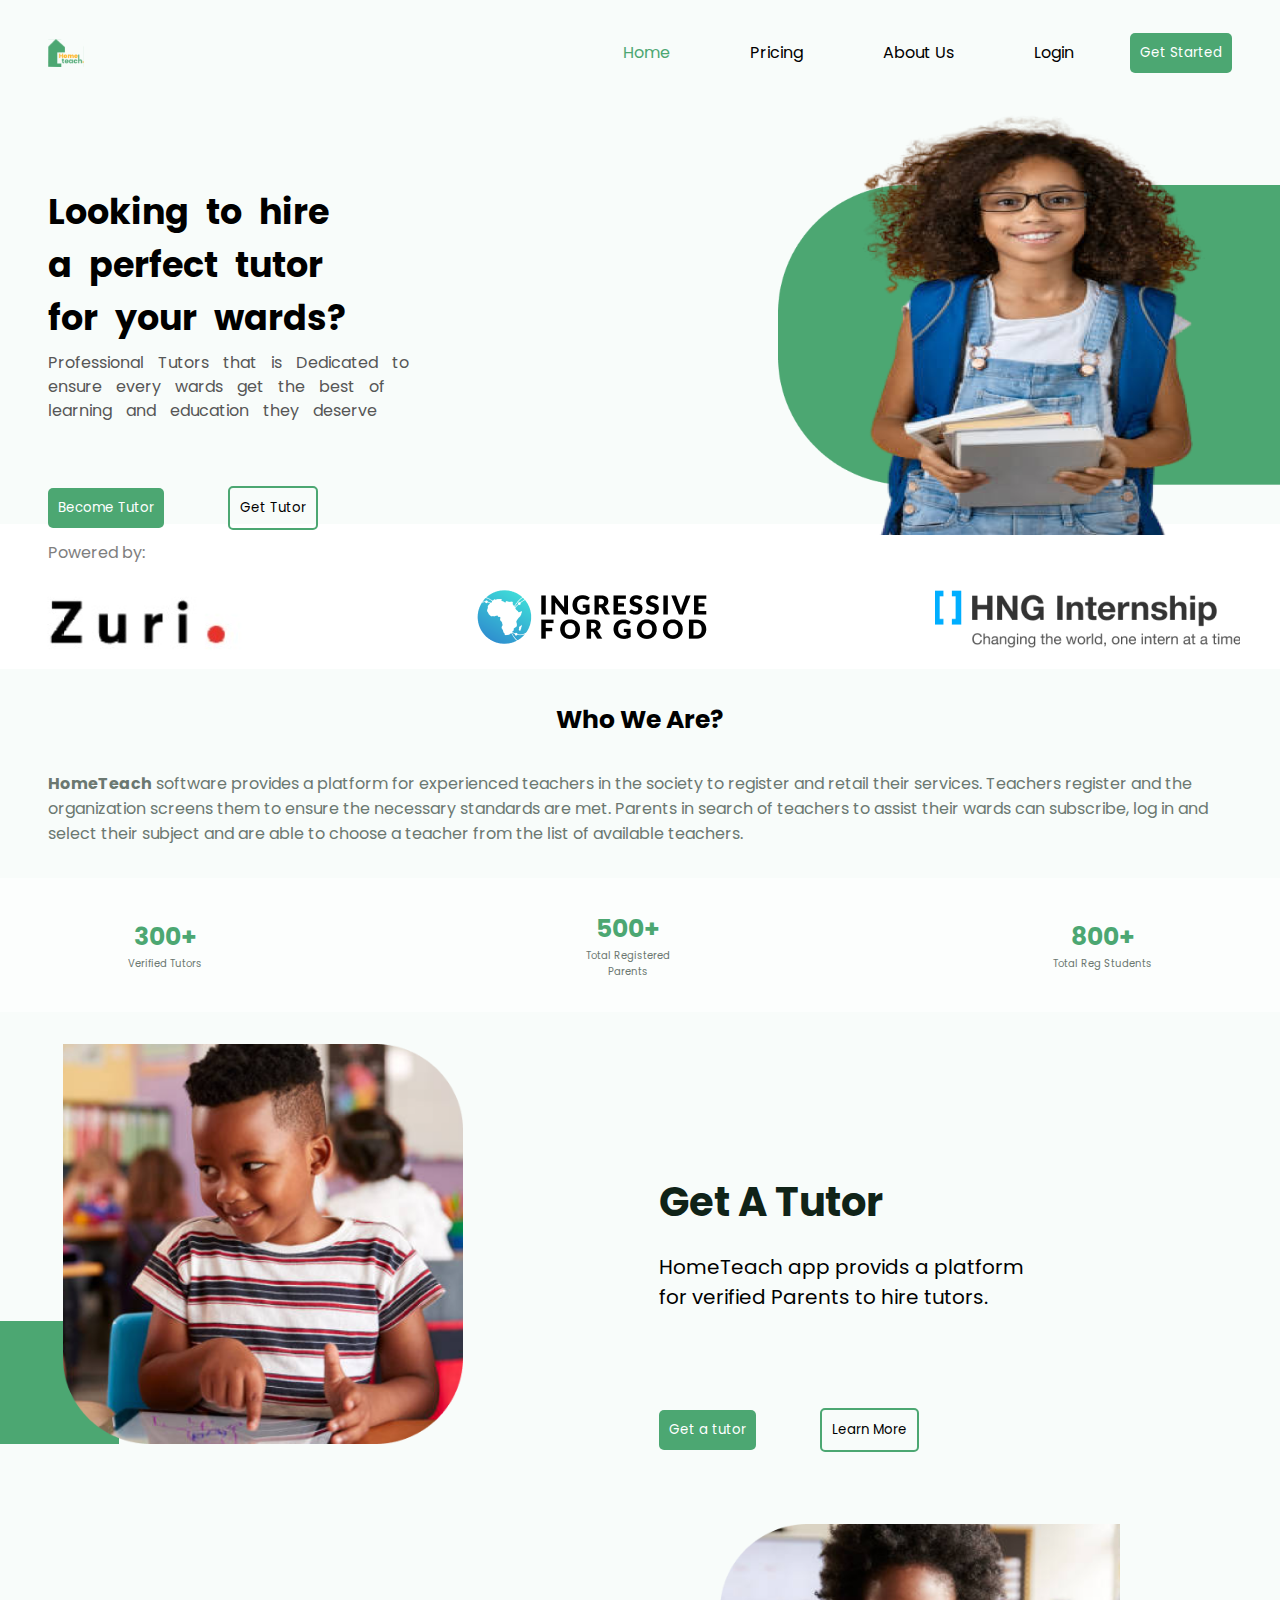
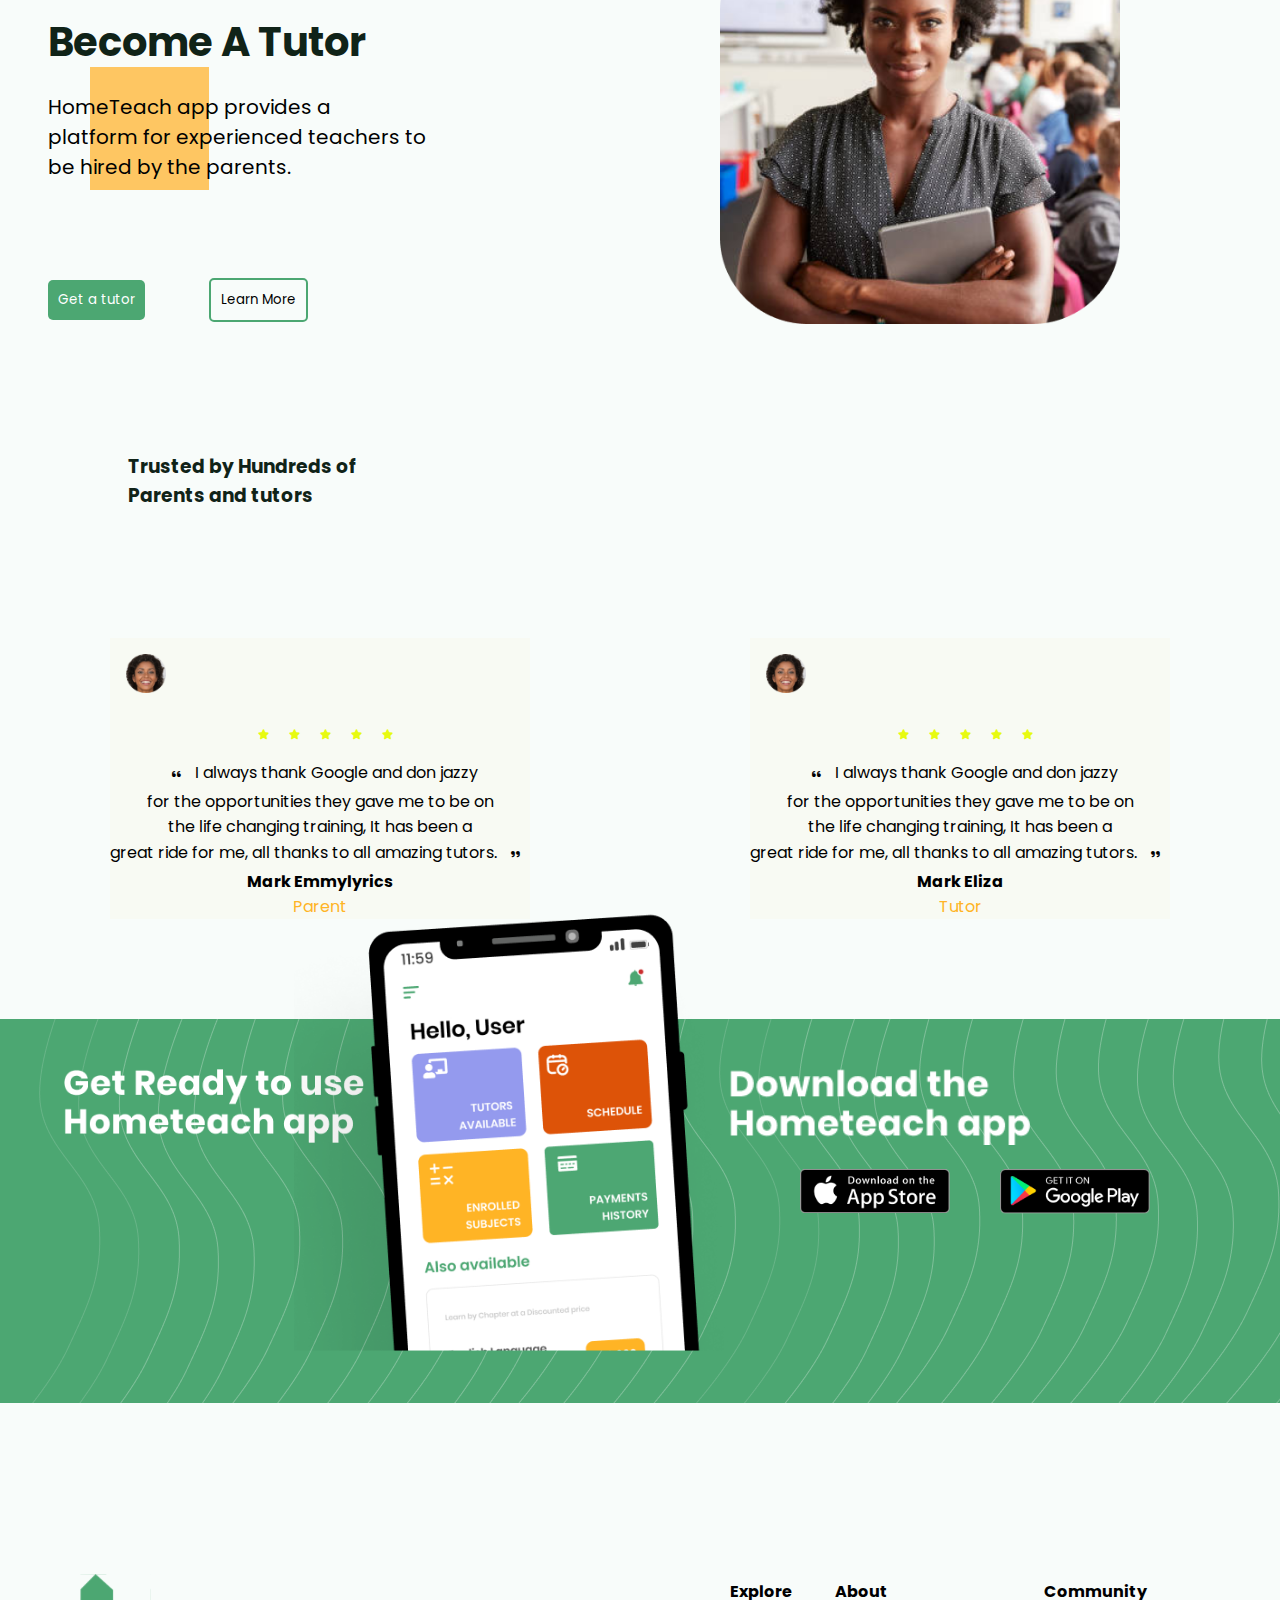
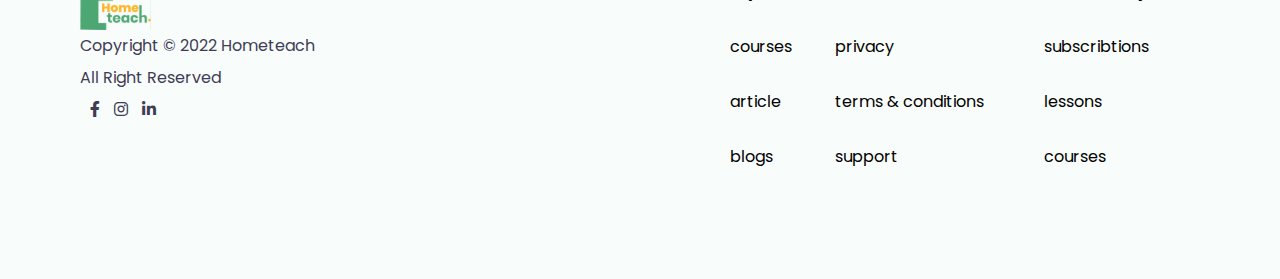
<file: index.html>
<html lang="en">
<head>
    <meta charset="UTF-8">
    <meta http-equiv="X-UA-Compatible" content="IE=edge">
    <meta name="viewport" content="width=device-width, initial-scale=1.0">
    <title>Get Hired</title>
    <link rel="stylesheet" href="styles.css">
    <link rel="stylesheet" href="css/all.min.css">
    <link rel="stylesheet" href="css/fontawesome.min.css">
</head>
<body>
    <nav class="navbar">
        <a href="home"><img src="images/hometeach 3.svg" class="navlogo"></a>

        <div class="navmenu">
            <ul class="navlinks">
                <li>
                    <a href="#home" class="after">Home</a>
                </li>

                <li>
                    <a href="pricing.html">Pricing</a>
                </li>

                <li>
                    <a href="index.html#aboutus">About Us</a>
                </li>

                <li>
                    <a href="login-gethired.html">Login</a>
                </li>

                <a href="get started.html"><button>Get Started</button></a>
            </ul>
   
                <!-- <div class="navmenubutton"> -->
        
                <!-- </div> -->
       </div> 
            <div class="hamburger">
                <i class="fa-solid fa-bars" style="color: #4CA772;
                font-size: 1.5rem;"></i>
            </div>
    </nav>

    <!-- NAV SECTION ENDS HERE -->


    <section class="herosection">
        <div class="herotext">
            <h3>Looking to hire <br> a perfect tutor <br>
            for your wards?</h3>

            <p>Professional Tutors that is Dedicated to<br>
                 ensure every wards get the best of<br>
                  learning and education they deserve</p>

            <button class="buttoncomponent">Become Tutor</button>
          <a href="#gototutor">  <button class="buttoncomponent1">Get Tutor</button></a>
        </div>

        <div class="herovisuals">
            <!-- <img src="images/Mask Group.svg" alt="wavy" class="wavy"> -->
            <img src="images/Rectangle 549.png" alt="background" class="background">
             <img src="images/Frame 53.png" alt="image-girl" class="imagegirl">
        </div>


    </section>

    <!-- HERO SECTION ENDS HERE -->

    <section class="sponsoredsection">
        <p> Powered by:</p>


        <div class="sponsoredcontainer">

            <div class="sponsoredsectionimages">
                <img src="images/image 14.png" alt="sponssor1" class="ssimg1">
            </div>

            <div class="sponsoredsectionimages1"> 
                <img src="images/image 15.png" alt="sponssor2" class="ssimg2">
            </div>
            
            <div class="sponsoredsectionimages2">
                <img src="images/image 16.png" alt="sponssor3" class="ssimg3">
            </div> 
        </div>   

    </section>

    <!-- the sponsored page ends here -->

    <section class="aboutsection" id="aboutus">

        <h3>Who We Are?</h3>

        <p><b>HomeTeach</b> software provides a platform for experienced teachers in the society to register and retail their services.
            Teachers register and the organization screens them to ensure the necessary standards are met. Parents in search of teachers to assist their wards can subscribe, log in and select their subject and are able to choose a teacher from the list of available teachers.
            </p>

    </section>

    <section class="verifiedtutors">
        <div class="tutor1">
            300+
            <p>Verified Tutors</p>
        </div>
        <div class="tutor1">
            500+
           <p> Total Registered<br> Parents</p>
        </div>
        <div class="tutor1">
            800+
           <p> Total Reg Students</p>
        </div>

    </section>

    <!-- verified tutors ends here -->

    <section class="getatutor" id="gototutor">
        <div class="tutorimages">
            <!-- <img src="images/Rectangle 574.png" class="yellow"> -->
            <img src="images/Rectangle 573.png" class="green">
            
            <img src="images/Rectangle 570.png" class="fineboy">
            <span>
            </span>
        </div>

        <div class="tutortext">
            <h3>Get A Tutor</h3>

            <p>HomeTeach app provids a platform <br>
            for  verified Parents to hire  tutors.</p>
            <button class="buttoncomponent" id="tutorbuton">Get a tutor</button>
            <button class="buttoncomponent1" id="tutorbutton">Learn More</button>
        </div>

    </section>

    <!-- the get tutor ends here -->

    <section class="becomeatutor">

        <div class="becameatutortext">
            <h3>Become A Tutor</h3>

            <p>HomeTeach app provides a 
                <br>platform for experienced teachers to
                <br> be hired by the parents.
            </p>

            <button class="buttoncomponent" id="tutorbuton10">Get a tutor</button>
            <button class="buttoncomponent1" id="tutorbutton2">Learn More</button>
        </div>

        <div class="becomeatutorimage">
            <img src="images/Rectangle 573.png" class="green1">
            
            <img src="images/Rectangle 571.png" class="finegirl">
            <span>
            </span>

        </div>

    </section>

    <section class="testimonials">
        <h3>Trusted by Hundreds of<br>
            Parents  and tutors</h3>


            <div class="gridcontainer">
        <div class="person1">
            <img src="images/Ellipse 167.png" alt="person" >


         <div class="star">
            <i class="fa-solid fa-star"></i>
            <i class="fa-solid fa-star"></i>
            <i class="fa-solid fa-star"></i>
            <i class="fa-solid fa-star"></i>
            <i class="fa-solid fa-star"></i>
        </div>

            <p>
            <i class="fa-solid fa-quote-left" style="color: black;" ></i>
            I always thank Google and don jazzy <br>
            for the opportunities they gave me to be on<br>
             the life changing training, It has been a<br>
              great ride for me, all thanks to all amazing tutors.
              <i class="fa-solid fa-quote-right" style="color: black;" ></i></p>
                <p><b>Mark Emmylyrics</b></p>
                <p class="changecolor">Parent</p>

        </div>

        <div class="person2">
            <img src="images/Ellipse 167.png" alt="person">

            <div class="star">
            <i class="fa-solid fa-star"  ></i>
            <i class="fa-solid fa-star"></i>
            <i class="fa-solid fa-star"></i>
            <i class="fa-solid fa-star"></i>
            <i class="fa-solid fa-star"></i>
        </div>
            <p>
            <i class="fa-solid fa-quote-left" style="color: black;"></i>
            I always thank Google and don jazzy <br>
            for the opportunities they gave me to be on<br>
             the life changing training, It has been a<br>
              great ride for me, all thanks to all amazing tutors.
              <i class="fa-solid fa-quote-right" style="color: black;"></i></p>
                <p><b>Mark Eliza</b></p>
                <p class="changecolor">Tutor</p>

        </div>
     </div>


    </section>

    <section class="appsection">
        <img src="images/Get Ready to use Hometeach app.png" class="hometeachtext" alt="get redy app">
        <img src="images/Mask Group.png" class="iphone">
        <img src="images/Download the Hometeach app.png" class="hometeachtext2" alt="">
        <img src="images/1200px-Download_on_the_App_Store_Badge 3.png" class="applestore">
        <img src="images/Group.png" class="playstore">


    </section>

    <footer class="footer">

        <div class="side1">
            <img src="images/hometeach 3.svg" class="navlogo2">
            <p>Copyright &copy; 2022 Hometeach</p>
            <p>All Right Reserved</p>
            <i class="fa-brands fa-facebook-f"></i>
            <i class="fa-brands fa-instagram"></i>
            <i class="fa-brands fa-linkedin-in"></i>
        </div>

        <div class="side2">
            <table>
                <tr>
                    <th>Explore</th>
                    <th>About</th>
                    <th>Community</th>
                </tr>
                <tr>
                    <td>courses</td>
                    <td>privacy</td>
                    <td>subscribtions</td>
                </tr>
                <tr>
                    <td>article</td>
                    <td>terms & conditions</td>
                    <td>lessons</td>
                </tr>
                <tr>
                    <td>blogs</td>
                    <td>support</td>
                    <td>courses</td>
                </tr>
            </table>
        </div>

    </footer>



    <script src="script.js"></script>
    
</body>
</html>
</file>
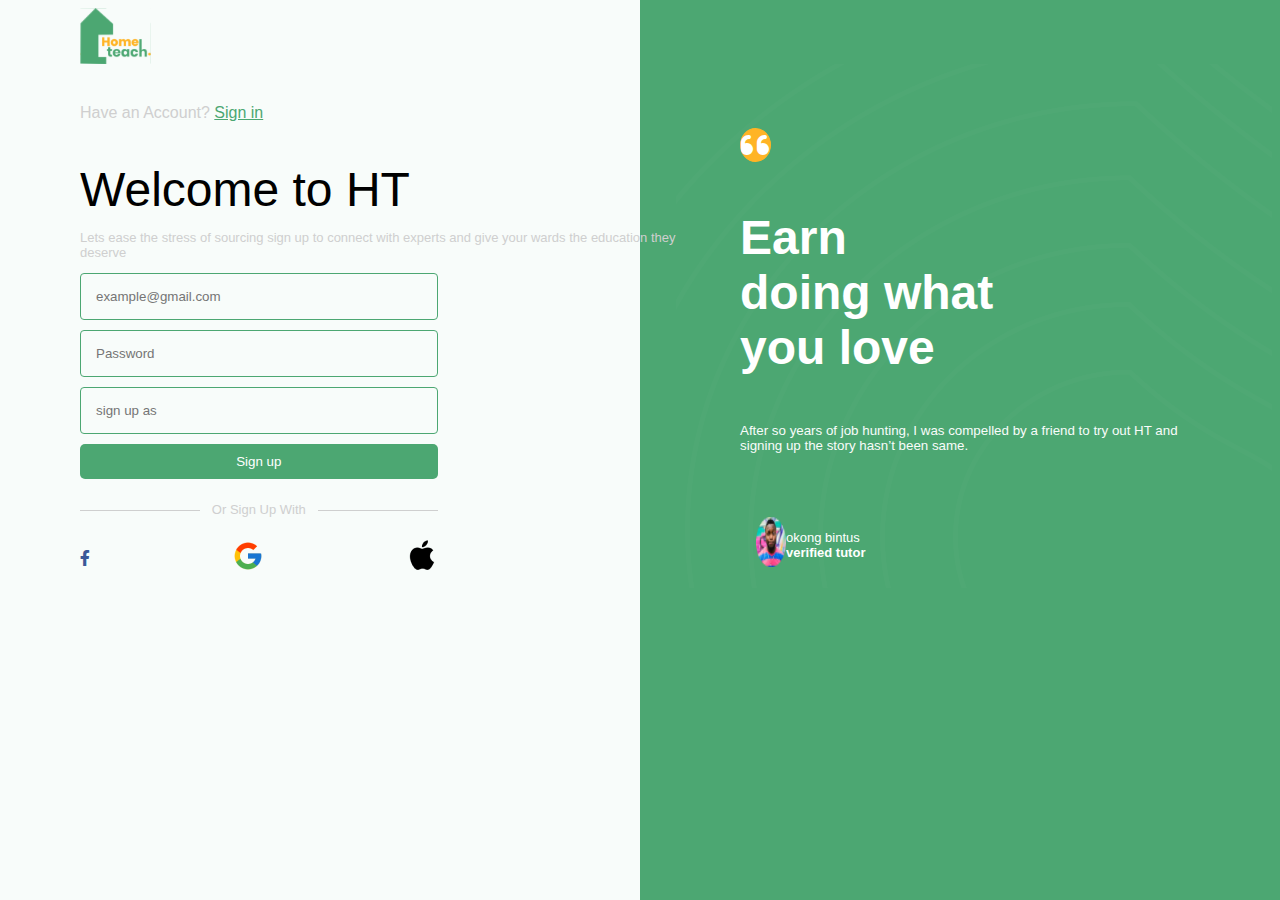
<file: get started.html>
<html lang="en">
<head>
    <meta charset="UTF-8">
    <meta http-equiv="X-UA-Compatible" content="IE=edge">
    <meta name="viewport" content="width=device-width, initial-scale=1.0">
    <title>Get Started .get hired</title>
    <link rel="stylesheet" href="get started.css">
    <link rel="stylesheet" href="css/all.min.css">
    <link rel="stylesheet" href="css/fontawesome.min.css">
</head>
<body>

    <nav class="navbar">
        <a href="index.html"><img src="images/hometeach 3.svg" class="navlogo"></a>

        

    <section class="getstartedpage">
        <div class="sidepage1">
            <div class="nav">
                <p>Have an Account? <a href="login-gethired.html">Sign in</a></p>
            </div>

            <div class="sidepagetext">
                <span>Welcome to HT</span>
                <p>Lets ease the stress of sourcing sign up to connect with 
                experts and give your wards the education they deserve</p>
            </div>

            <form action="sign up" class="signup">
                <input type="text" placeholder="example@gmail.com" >

                <input type="text" placeholder="Password">

                <input type="text" placeholder="sign up as">

                <button>Sign up</button>

                <p><span> Or Sign Up With</span></p>

                <div class="sociallinks">
                <i class="fa-brands fa-facebook-f"   ></i>
                <img src="images/Google.png">
                <img src="images/Apple Logo.png">
                 </div>
            </form>
        </div>


        <div class="sidepage2">
       
            <div class="sidepage2text">

                <i class="fa-solid fa-quote-left"></i>
                <h3> Earn <br>
                doing what<br>
                    you love</h3>

            <p>After so years of job hunting, I was compelled by a friend to
                try out HT and signing up the story hasn’t been same.</p>
            </div>
        
             <div class="floatimg">
                <img src="images/Ellipse 177.png" class="verifiedtutor">
                <p class="tutorname">okong bintus <br>
                <span><b>verified tutor</b></span></p>
            </div>
        </div>

    </section>

</body>
</html>
</file>
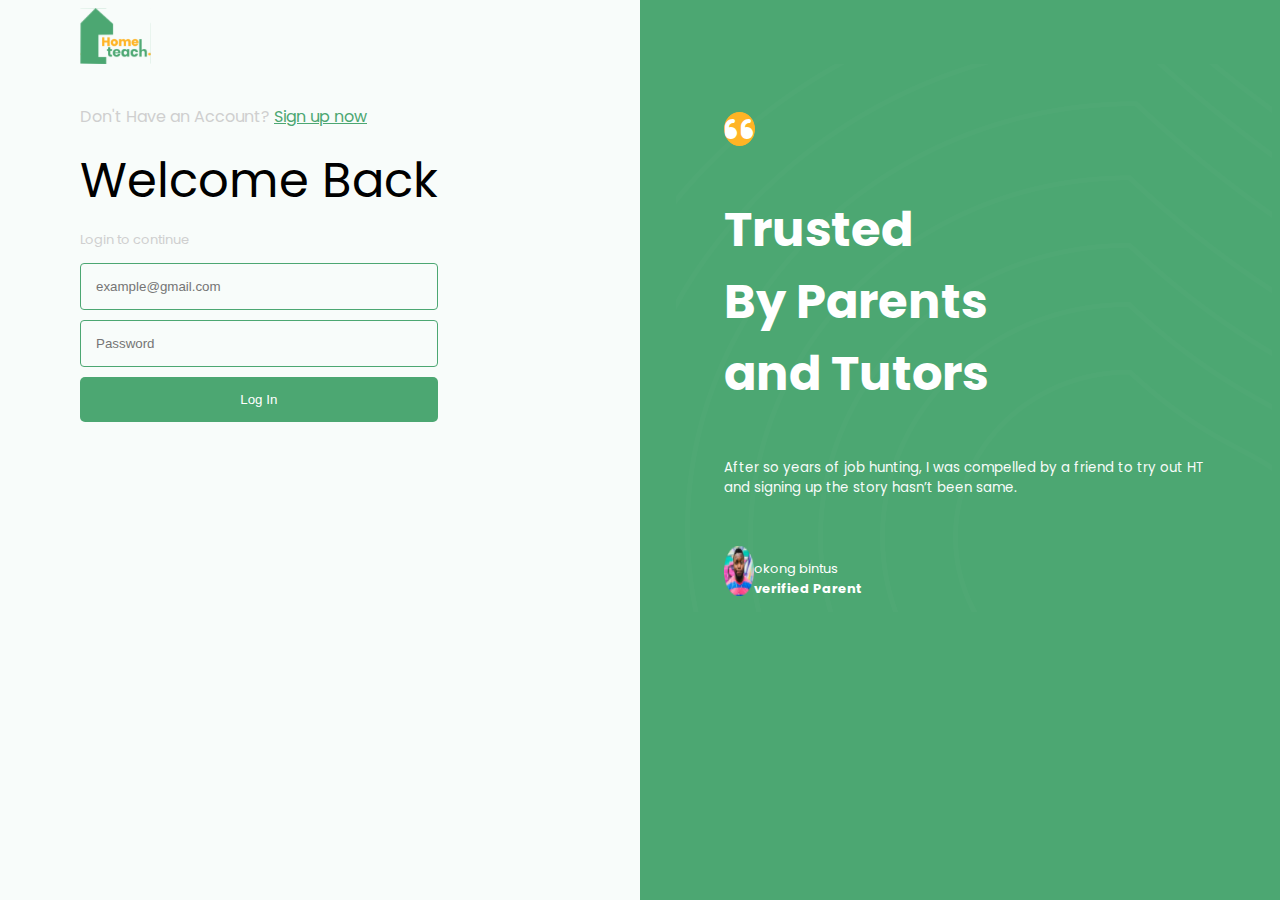
<file: login-gethired.html>
<html lang="en">
<head>
    <meta charset="UTF-8">
    <meta http-equiv="X-UA-Compatible" content="IE=edge">
    <meta name="viewport" content="width=device-width, initial-scale=1.0">
    <title>Login Page</title>
    <link rel="stylesheet" href="login-gethired.css">
    <link rel="stylesheet" href="css/all.min.css">
    <link rel="stylesheet" href="css/fontawesome.min.css">
</head>
<body>

    <nav class="navbar">
        <a href="index.html"><img src="images/hometeach 3.svg" class="navlogo"></a>


    <section class="loginpage">
        <div class="sidepage1">
            <div class="nav">
                <p> Don't Have an Account? <a href="get started.html">Sign up now</a></p>
            </div>

            <div class="sidepagetext">
                <span>Welcome Back</span>
                <p>Login to continue</p>
            </div>

            <form action="sign up" class="signin">
                <input type="text" placeholder="example@gmail.com" >

                <input type="text" placeholder="Password">


                <button>Log In</button>


                
            </form>

        </div>

        <div class="sidepage2">

            <div class="sidepage2text">

                <i class="fa-solid fa-quote-left"></i>
                <h3> Trusted <br>
                By Parents<br>
                    and Tutors</h3>

            <p>After so years of job hunting, I was compelled by a friend to
                try out HT and signing up the story hasn’t been same.</p>
            </div>
        
             <div class="floatimg">
                <img src="images/Ellipse 177.png" class="verifiedtutor">
                <p class="tutorname">okong bintus <br>
                <span><b>verified Parent</b></span></p>
            </div>
        </div>

    </section>


    
</body>
</html>
</file>
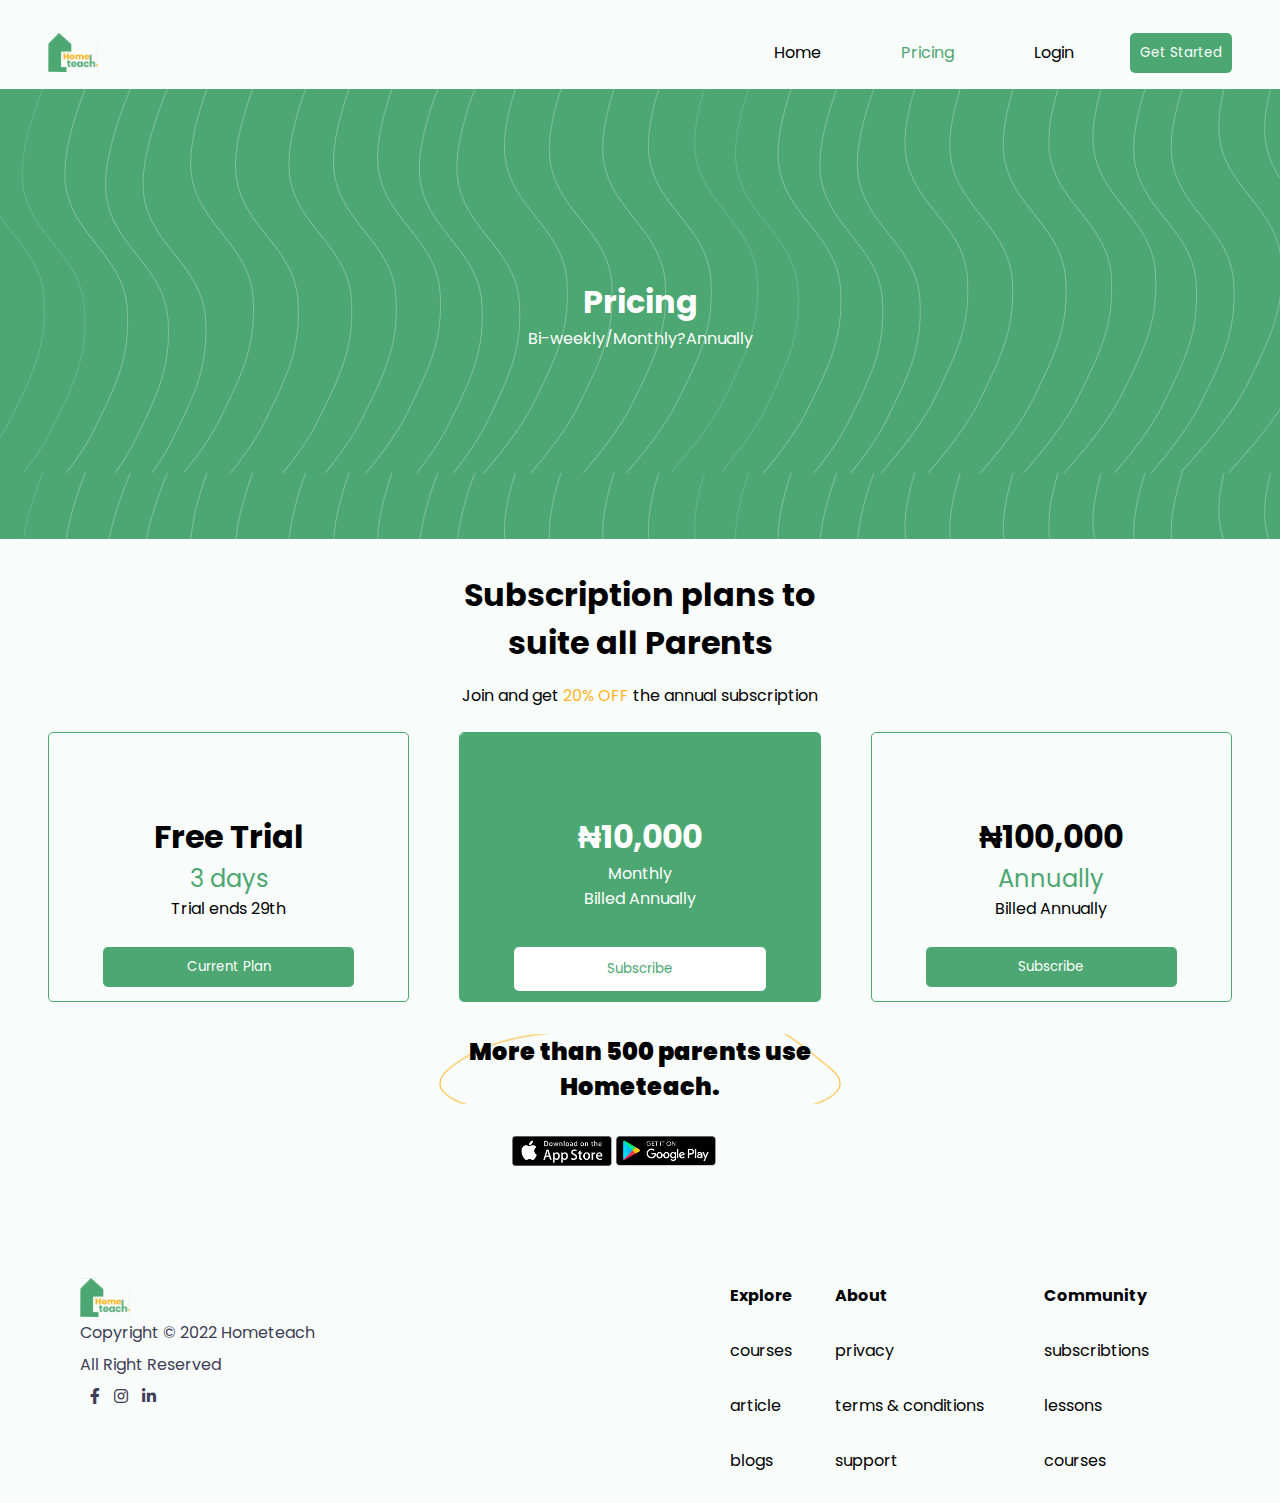
<file: pricing.html>
<html lang="en">
<head>
    <meta charset="UTF-8">
    <meta http-equiv="X-UA-Compatible" content="IE=edge">
    <meta name="viewport" content="width=device-width, initial-scale=1.0">
    <title>Pricing Page</title>
    <link rel="stylesheet" href="pricing.css">
    <link rel="stylesheet" href="css/all.min.css">
    <link rel="stylesheet" href="css/fontawesome.min.css">
</head>
<body>
    <nav class="navbar">
        <a href="index.html"><img src="images/hometeach 3.svg" class="navlogo"></a>

        <div class="navmenu">
            <ul class="navlinks">
                <li>
                    <a href="index.html" >Home</a>
                </li>

                <li>
                    <a href="pricing.html" class="after" >Pricing</a>
                </li>

                <!-- <li>
                    <a href="#aboutus">About Us</a>
                </li> -->

                <li>
                    <a href="login-gethired.html">Login</a>
                </li>

                <a href="get started.html"><button>Get Started</button></a>
            </ul>
   
                <!-- <div class="navmenubutton"> -->
        
            
       </div> 
            <div class="hamburger">
                <i class="fa-solid fa-bars" style="color: #4CA772;
                font-size: 1.5rem;"></i>
            </div>
    </nav>

    <!-- hero section -->
    <div class="herosection">
        
        <div class="herosectiontext">
            <p><span><b>Pricing</b></span><br>
            Bi-weekly/Monthly?Annually</p>
        </div>
        
    </div>

    <div class="justtext">
        <h3>Subscription  plans to<br>
            suite all Parents</h3>
         <p>Join and get <span>20% OFF</span> the annual subscription</p>   
    </div>

    <div class="container">
        <div class="cont1">
            <h3>Free Trial</h3>
            <p class="green">3 days</p>
            <p>Trial ends 29th</p>
            <button class="buttongreen">Current Plan</button>
        </div>

        <div class="cont2">
          
            <h3 class="white"> &#8358;10,000</h3>
            <p>Monthly</p>
            <p>Billed Annually</p>
            <button class="buttonwhite">Subscribe</button>

     </div>

        <div class="cont3">
            <h3 > &#8358;100,000 </h3>
            <p class="green"> Annually</p>
            <p>Billed Annually</p>
            <button class="buttongreen">Subscribe</button>
        </div>
    </div>

    <div class="text">
        <p>More than 500 parents use <br>Hometeach.</p>
    </div>

    <div class="download">
        <img src="images/1200px-Download_on_the_App_Store_Badge 3.png" alt="apple" class="image1">
        <img src="images/Group.png" alt="google" class="image1">
    </div>

    <footer class="footer">

        <div class="side1">
            <img src="images/hometeach 3.svg" class="navlogo">
            <p>Copyright &copy; 2022 Hometeach</p>
            <p>All Right Reserved</p>
            <i class="fa-brands fa-facebook-f"></i>
            <i class="fa-brands fa-instagram"></i>
            <i class="fa-brands fa-linkedin-in"></i>
        </div>

        <div class="side2">
            <table>
                <tr>
                    <th>Explore</th>
                    <th>About</th>
                    <th>Community</th>
                </tr>
                <tr>
                    <td>courses</td>
                    <td>privacy</td>
                    <td>subscribtions</td>
                </tr>
                <tr>
                    <td>article</td>
                    <td>terms & conditions</td>
                    <td>lessons</td>
                </tr>
                <tr>
                    <td>blogs</td>
                    <td>support</td>
                    <td>courses</td>
                </tr>
            </table>
        </div>

    </footer>

    <script src="pricing.js"></script>
</body>
</html>
</file>
<file: styles.css>
@import url('https://fonts.googleapis.com/css2?family=Poppins:wght@100;400;700&display=swap');

*{
    font-family:  'Poppins', sans-serif;
    box-sizing: border-box;
    margin: 0;
    padding: 0;
}

body{
    background-color: #F8FCFA;
}


.navlogo{
    width: 50%;
}

.navbar{
    display: flex;
    justify-content: space-between;
    align-items: center;
    margin: 1rem  3rem 0rem 3rem;
}

.hamburger{
    display: none;
}

.navlinks{
    display: flex;
    align-items: center;
}


.navlinks li{
    margin: 1.5rem;
    padding-right: 2rem;
    list-style: none;
}


.navlinks a{
    text-decoration: none;
    color: #000;
}

.navlinks a.after,
.navlinks a:hover{
    color: #4CA772;
    transition: 0.5s ease-in-out;
}

.navbar button{
    color: #fff;
    padding: 10px;
    background-color: #4CA772;
    border: none;
    border-radius: 5px;
}


.navbar button:hover{
    background-color: #4CA772aa;
    transition: 0.5s ease-in-out;
    cursor: pointer;
}
   

/* NAV STYLING ENDS HERE */


.herosection{
    display: flex;
    justify-content: space-between;
    margin: 6rem  0 0rem 3rem;
}

/* .herovisuals{
    background-image: url(images/Rectangle\ 549.png);
    background-repeat: no-repeat;
    height: 100%;
    margin-left: 9%;  
} */
.background{
    height: 300px;
}

.herosection .imagegirl{
    width: 450px;
    height: 450px;
    position: absolute;
    left: 350px;
    margin-left: 450px;
    margin-top: -100px;
}

.herosection .herotext h3{
    /* width: 460px; */
    width: 100%;
    /* height: 120px; */
    height: 30%;
    font-size: 35px;
    word-spacing: 10px;
}

.herotext p{
    /* width: 513px; */
    width: 100%;
    /* height:124px; */
    height: 40%;
    line-height: 1.5rem;
    color: #565656;
    margin-top: 4rem;
    word-spacing:10px;
}

.buttoncomponent{
    color: #fff;
    padding: 10px;
    background-color: #4CA772;
    border: none;
    border-radius: 5px;
    margin-right: 60px;
}

.buttoncomponent1{
    color: #000;
    padding: 10px;
    background-color: transparent;
    border: #4CA772 solid 2px;
    border-radius: 5px;
}



/* HERO SECTION END HERE */
.sponsoredsection{
    background-color: #fff;
}

.sponsoredsection p{
    color: #7e7e7e;
    margin-left: 3rem;
    padding-top: 1rem;
}

.sponsoredcontainer{
  display: flex;
  justify-content: space-between;
  align-items: center;
  margin-left: 1.9rem ;
  margin-right: 2.5rem;
}

.sponsoredsectionimages{
width:219px;
height: 104px;
}

.sponsoredsectionimages1{
width: 230px;
height: 56px;
}

.sponsoredsectionimages2{
width:305px ;
height: 62px;
}


.aboutsection h3{
    text-align: center;
    margin: 1rem;
    padding: 1rem;
    font-size: 25px;
}

.aboutsection p{
    color: #6B7871;
    margin-left: 3rem;
    margin-right: 3rem;
    text-align: left;
    margin-bottom: 1rem;
    padding-bottom: 1rem;
}

/* about us ends here */

.verifiedtutors{
    display: flex;
    justify-content: space-between;
    align-items: center;
    padding-left: 10%;
    padding-right: 10%;
    background-color: #ffffff99;
    margin-top: 1rem;
    padding-top: 2rem;
    padding-bottom: 2rem;
}

.tutor1{
    color: #4CA772;
    font-weight: bolder;
    font-size: 25;
    text-align: center;
}

.tutor1 p{
    color: #6B7871;
    font-weight: lighter;
    font-size: 10px;
}

/* get a tutor starts here */
.fineboy{
    width: 400px;
    height: 400px;
    margin-left: -60;
}

/* .yellow{
    position: absolute;
    bottom: -1050;
    left: 90;
    z-index: 2;
} */
 /* .green{
    margin-left: 3rem;
    z-index: 100;
    position: absolute;
    bottom: -1000;
} */
span{
    width:119px;
    height:123px;
    background-color:#FFB42f80;
    position: absolute;
    left: 90;
    bottom: -890;
    z-index: -1;
}

.getatutor{
    display: flex;
    justify-content: space-between;
    margin-top: 2rem;
}

.tutortext {
    margin-top: 10%;
    margin-right: 20%;
    /* margin-left: 10%; */
}
.tutortext h3{
    font-size: 40px;
    color:#102318;
    margin-bottom: 20px;
}

.tutortext p{
margin-bottom: 6rem;
font-size: 20px;
}



/* beccome a tutuor starts here */
.becomeatutor{
    display: flex;
    justify-content: space-between;
    margin-top: 2rem;
}

.becameatutortext{
    margin-top: 10%;
    margin-left: 3rem;  
}

.becameatutortext  h3{
    font-size: 40px;
    color:#102318;
    margin-bottom: 20px;
}

.becameatutortext p{
    margin-bottom: 6rem;
    font-size: 20px;
    }
 
.finegirl{
    width: 400px;
    height: 400px;
    margin-top: 10%;
    margin-right:20%;
    margin-left: -40%;
}

.green1{
    position: absolute;
    z-index: -100;
    top: 2000;
    right: 170;
    display: none;
}



/* testimonials */

.gridcontainer{
    display: flex;
    justify-content: space-around;
}
.testimonials h3{
    color: 102318;
    margin: 8rem;
}

.testimonials p{
    text-align: center;
}

.fa-solid{
   color:#E7FA10;
   font-size: 10px;
   padding: 10px;
}

.star{
    display: flex;
   margin-left: 8rem;
   padding: 10px;
}

.person1 img,
.person2 img{
    width: 40px;
    margin: 1rem;
}

.changecolor{
    color: FFB425;
}

.person1,
.person2{
    background-color: #FFB42508;
}


/* app section starts here */
.appsection{
    background-image: url(images/Group\ 496.png);
    background-repeat: no-repeat;
    margin-top: 100px;
    height: 50vh;position: relative;
}

.hometeachtext{
    width: 300px;
    position: absolute;
    top: 50px;
  margin-left: 4rem;
}

.hometeachtext2{
    position: absolute;
    right: 200;
    margin-right: 50;
    width: 300px;
   top: 50px;   
}

.applestore{
    position: absolute;
    left: 800;
    width: 150;
    top: 150;
}

.playstore{
    position: absolute;
    left: 1000;
    width: 150;
    top: 150;
}

.iphone{
    position: absolute;
    top: -148;
    right: 490;
    height: 480;
}



.footer{
    display: flex;
    justify-content: space-between;
    margin: 5rem;
}
table{
    border-spacing: 30px;
    width: 500px;
    /* height: 100px; */
    text-align: left;
}
.side1{
    color: #3F3D56;
    line-height: 2;
    padding-top: 25;
}

.side1 i{
    color: #3F3D56;
    padding-left: 10px;
}


@media (min-width:768px) and (max-width:1024px) {
    body{
        overflow-x: hidden
    }
    .herovisuals{
        background-size: 70vh;
        width: 50%;
    }
    .herosection .imagegirl{
        height: 450px;
        width: 450px;
        position: absolute;
        left:15%;
        margin-top: -409px
    }
    .green, .yellow{
        display: none;
    }
    .fineboy{
        width: 400px;
        height: 400px;
        margin: 3rem;
    }
    .finegirl{
        width: 400px;
        height: 400px;
        margin: 3rem;
    }
    .becameatutortext{
        margin-left: 3rem;  
    }
    .appsection{
        position: relative;
        height: 200px;
    }
    .hometeachtext{
        position: absolute;
        top: 70px;
        width: 140px;
        right:800px;

    }
    .hometeachtext2{
        position: absolute;
        top: 40%;
        width: 140;
        left: 700;
    }
    .applestore{
        position: absolute;
        left: 800px;
        width: 70;
        top: 80%;
    }
    .playstore{
        position: absolute;
        left: 700;
        width: 70;
        top: 80%;
    }
    .iphone{
        position: absolute;
        top: -60px;
        left: 350px;
        height: 260px;
    }
    .herotext{
        margin-bottom:8px
    } 
}

/* STYLING FOR MOBILE HERE */
@media (max-width:480px) {
    body{
        overflow-x: hidden;
        /* background-color: red; */
        width: 100%;
    }
    .navlogo2{
        width: 50px;
    }

    .navbar{
        margin: 1rem;
    }
  
    .hamburger{
        display: block;
       
    }

    .navlinks{
        position: fixed;
        left: -100%;
        flex-direction: column;
       /* transform: translateX(-100%); */
        background-color: #fff;
        height: 100vh;
        width: 40%;
        margin-top: 2rem;
       transition: 0.9s ease-in-out;
       z-index: 1;
     
    }
  

    .navlinks.show{
        /* transform: translateX(0); */
        left: 0;
        transition: 0.9s ease-in-out;
    }

        .herosection{
            margin: 2rem 2rem 2rem 1rem;
            /* background-color: red; */
            display:table;
            width: 100%;
            position: relative;
        }

            .herosection .herotext h3{
                font-size: 20px;
                word-spacing: 1px;  
            }
            
            .herosection .herotext p{
                margin-top: 10px;
                word-spacing: 0;
                width:90%;
                /* border-style: solid; */
                font-size:small;
            }
          
            .herovisuals{
                /* position: absolute; */
                  /* left: 3%; */
                  /* top: 300; */
                background-size: 10px;
                width: 50px;
                height: 50px;
            
            }
            .background{
                margin-top: 40px;
                width: 200px;
                height: 100px;
            }
          
           .herovisuals .imagegirl{
              /* width:40%; */
              /* height: 50%; */
              /* position:absolute;
              left:100;
              top: 20; */
                margin-left: -300px;
                height: 120px;
                width: 100px;
                margin-top: -120px;
          
           }
         
           .buttoncomponent{
               margin-right: 0;
               margin-top: 1rem;
               padding: 5px;
               position: absolute;
               right: 20px;
               top: 100;
           }
           .buttoncomponent1{
               padding: 5px;
               position: absolute;
               right: 35px;
               top: 50px;
           }
           .sponsoredsection{
               margin-top: 5rem;
            margin-right: 10rem;
               
               width:99%;
          
           }
            .sponsoredcontainer{
                flex-direction: column;
     
            }
        
            .sponsoredsectionimages, .sponsoredsectionimages1, .sponsoredsectionimages2{
                /* margin-bottom: 3rem; */
                margin: 1rem;
                /* height: 50px; */
               
            
            }
            .ssimg1, .ssimg2, .ssimg3{
                /* width: 100px; */
                /* height: 50px; */
                margin: 1rem;
            }
            
                .fineboy{
                    width:100px;
                    height: 100px;
                    /* margin-top: rem; */
                    margin-left: 1rem;
                    border-radius: 100%;
                }
            
                .green{
                   display: none;
                }
                span{
                    /* position: absolute;
                    bottom: -1000;
                    left: -95; */
                    display: none;
                }
            
                .tutortext h3{
                    font-size: 25px;
                    padding-left: 20;
                    text-align: left;
                    width: 200px;
                }
            
                .tutortext p{
                    padding-left: 25px;
                    font-size: 18px;
                    padding-bottom: 0;
                    line-height: 2rem;
                }
            
                /* .tutortext button{ */
                   /* position: absolute;
                   top: 1600;
                   left: 300px;
                   margin-top: -100;
                    margin-top: 20px; */

                /* } */
                #tutorbuton{
                    position:relative;
                    top: -70px;
                    left: 28px;
                }
                #tutorbutton{
                    position: relative;
                    top: -70;
                    left:50px;
                }
             
                    .finegirl{
                        width:100px;
                        height: 100px;
                        margin-top: 5rem;
                        /* margin-left: ; */
                        margin-right: -0;
                        border-radius: 100%;
                        
                    }
                    .becameatutortext h3{
                        font-size: 25px;
                        width: 210px;
                    }
                    .becomeatutor{
                        margin: 10px; 
                    }
                
                    .becameatutortext p{
                        font-size: 17px;
                        padding-bottom: 0;
                        width: 70%;
                       
                    }
                    .green1{
                        display:none;
                    }
                
                    
                    .becameatutortext button{
                        position: relative;
                        top: -70px; 
                        left: 30px;          
                     }
                     #tutorbuton10{
                        position: relative;
                        top: -70px;
                        left: 10;
                    }

                  
                        .gridcontainer{
                            flex-direction: column;
                        }
                    
                        .gridcontainer img{
                            display: block;
                             margin-left: auto;
                             margin-right: auto;
                        }

                            .appsection{
                                height: 150;
                                position: relative;
                                display: none;
                            }
                        
                            .hometeachtext{
                                position: absolute;
                                top: 50%;
                                width: 140;
                                right:340;
                        
                            }
                            .hometeachtext2{
                                position: absolute;
                                top: 50%;
                                width: 140;
                                left: 320;
                            }
                            .applestore{
                                position: absolute;
                                left: 380;
                                width: 70;
                                top: 80%;
                            }
                            .playstore{
                                position: absolute;
                                left: 300;
                                width: 70;
                                top: 80%;
                            }
                            .iphone{
                                position: absolute;
                                top: 0%;
                                left: 35%;
                                height: 100%;
                            }

                           
                                table{
                                    width: 200px;
                                    border-spacing: 15px;
                                }
                                .side1{
                                    line-height: 1.5;
                                    padding-top: 20;
                                    display: flex;
                                }
                                 .footer{
                                   margin: 1rem ;
                                   margin-top: 2rem;
                                   flex-direction: column-reverse;
                                 }
                                 .aboutsection{
                                   
                                     width: 100%;
                                     
                                     
                                 }
                                 .aboutsection p{
                                     margin: 1rem;
                                     text-align: center;
                                 }
                                 .aboutsection h3{
                                     margin: 1rem;
                                     font-size: 20px;
                                 }
                                                          

}
</file>
<file: get started.css>
body{
    margin-left: 5rem;
    box-sizing: border-box;
    font-family:  'Poppins', sans-serif;
    background: linear-gradient(to right,
    #F8FCFA 0%,
    #F8FCFA 50%,
    #4ca772 50%,
    #4ca772 100%

    );
}

.nav p{
    color: #CFCFCF;
}
.nav a{
    color: #4ca772;
}

.nav{
    margin-top: 2.5rem;
    margin-bottom: 2.5rem;
}

.sidepagetext span{
    font-size: 3rem;
}

.sidepagetext p{
    color: #CFCFCF;
    font-size: small;
}

button{
    color: #fff;
    padding: 10px;
    background-color: #4CA772;
    border: none;
    border-radius: 5px;
}
.signup{
    display: grid;
    gap: 10px;
    width: 60%;
    border-color: #4ca772;
  
}

input{
    padding: 15px;
    background-color: transparent;

}



input[type=text] {
    border: 1px solid #4ca772;
    border-radius: 4px;
   
  }

input[type=text]:focus {
    border: 1px solid #CFCFCF;
    outline: none;
}

.signup p{
    text-align: center;
    font-size: small;
    color: #CFCFCF;
    position: relative;
}

.signup p:before{
    content: "";
    display: block;
    width:120px;
    height: 1px;
    background: #CFCFCF;
    position:absolute;
    left: 0;
    top: 50%;
    z-index: -2;
  

}

.signup p:after{
    content: "";
    display: block;
    width:120px;
    height: 1px;
    background: #CFCFCF;
    position:absolute;
    right: 0;
    top: 50%;
    z-index: -2;
}

.signup span{
    background: #F8FCFA;
}

.fa-brands{
    color: #3b5998;
    /* height: 50px; */
    padding-top: 10px;

}
.sociallinks{
    display: flex;
    justify-content: space-between;
}

.getstartedpage{
    display: grid;
    grid-template-columns: 1fr 1fr;
}

.sidepage2{
    background-image: url(images/Maskoup.png);
}

.sidepage2text h3{
    color: #fff;
    font-size: 3rem;
}

.sidepage2text {
    margin: 4rem;
}

.sidepage2text i{
    font-size: 2rem;
    background-color: #FFB425;
    color: #fff;
    border: 1px solid #FFB425;
    border-radius: 90%;
}

.sidepage2text p{
    color: #F8FCFA;
    font-size: smaller;
}

.floatimg{
    display: flex;
}

.verifiedtutor{
    margin-left: 5rem;
    width: 30px;
    height: 50px;
    /* position: relative; */
}

.tutorname{
    color: #fff;
    font-size: small;
    /* float: right; */
    /* position: absolute; */
    /* left:850; */
    /* top: 500; */
}

@media (max-width:480px) {
    body{
        /* margin-left: 2rem; */
        /* margin: auto; */
        background: linear-gradient(to bottom,
        #F8FCFA 0%,
        #F8FCFA 57%,
        #4ca772 50%,
        #4ca772 100%
    
        );
        
    }

    .navlogo{
        width: 50px;
    }

    .nav{
        font-size: xx-small;
        text-align: center;
    }

    .sidepagetext span{
        font-size: large;
        text-align: center;
   
    }

   .sidepagetext  p{
       
        font-size: small;
        width: 100%;
        /* background-color: #fff000; */
    }

    input{
        width: 100%;
        padding: 10px;
        
    }

    .sidepage2text {
        margin: 1rem;
    }

    .sidepage2text i{
        font-size: smaller;
    }

    .sidepage2text p{
        color: #F8FCFA;
        font-size: xx-small;
        width: 100%;
        height: 100;
    }

    
.sidepage2text h3{
    color: #fff;
    font-size: larger;
    height: 100;
    width: 100;
    /* background-color: red; */
}

.verifiedtutor{
    margin-left: 2rem;
    
}

.tutorname{
    color: #fff;
    font-size: small;
    text-align: center;
}
.getstartedpage{
    display: table;
    /* margin: auto; */
}

}
</file>
<file: login-gethired.css>
@import url('https://fonts.googleapis.com/css2?family=Poppins:wght@100;400;700&display=swap');


body{
    margin-left: 80px;
    box-sizing: border-box;
    font-family:  'Poppins', sans-serif;
    background: linear-gradient(to right,
    #F8FCFA 0%,
    #F8FCFA 50%,
    #4ca772 50%,
    #4ca772 100%

    );
}


.nav p{
    color: #CFCFCF;
}
.nav a{
    color: #4ca772;
}
.nav{
    margin-top: 40px;
    /* margin-bottom: 2.5rem; */
}

.sidepagetext span{
    font-size: 48px;
}


.sidepagetext p{
    color: #CFCFCF;
    font-size: small;
}

button{
    color: #fff;
    padding: 15px;
    background-color: #4CA772;
    border: none;
    border-radius: 5px;
}

.signin{
    display: grid;
    gap: 10px;
    width: 60%;
}



input{
    padding: 15px;
    background-color: transparent;
}


input[type=text] {
    border: 1px solid #4ca772;
    border-radius: 4px; 
}
 
input[type=text]:focus {
    border: 1px solid #CFCFCF;
    outline: none;
} 

/* side 1 ends here */

.loginpage{
    display: grid;
    grid-template-columns: 1fr 1fr;
}

.sidepage2{
    background-image: url(images/Maskoup.png);
}


.sidepage2text h3{
    color: #fff;
    font-size: 48px;
}

.sidepage2text {
    margin: 48px;
}


.sidepage2text i{
    font-size: 32px;
    background-color: #FFB425;
    color: #fff;
    border: 1px solid #FFB425;
    border-radius: 90%;
}

.sidepage2text p{
    color: #F8FCFA;
    font-size: smaller;
}

.floatimg{
    display: flex;
}

.verifiedtutor{
    margin-left: 48px;
    width: 30px;
    height: 50px;
}

.tutorname{
    color: #fff;
    font-size: small;
}

@media screen and (max-width:480px ) {
    body{
        margin-left: 2rem;
        text-align: center;
        /* margin: auto; */
        background: linear-gradient(to bottom,
        #F8FCFA 0%,
        #F8FCFA 50%,
        #4ca772 50%,
        #4ca772 100%
    
        ); 
    }
}
@media screen and (max-width:480px){
    .sidepagetext span{
        font-size: 24px;
    }
    .sidepagetext{
        text-align: center;
    }
}
@media screen and (max-width:480px){
    .signin{
        /* width:100%; */
        margin: auto;
        
    }
}
@media screen and (max-width:480px) {
    .sidepage2text h3{
        font-size: 16px;
    }
}
@media screen and (max-width:480px) {
.navlogo{
    width: 50px;
    margin-right: 300px;
}

    .sidepaage2text{
        margin: 10;
        
    }
    .sidepage2text i{
        font-size: 16px;
    }
    .loginpage{
        display: table;
    }
    .sidepage2{

        margin-top: 6rem;
        margin-left: -50;
    }
    .sidepage2{
        background-image: url(images/Maskoup.png);
        background-size: contain;
    }
    

}
</file>
<file: pricing.css>
@import url('https://fonts.googleapis.com/css2?family=Poppins:wght@100;400;700&display=swap');

*{
    font-family:  'Poppins', sans-serif;
    box-sizing: border-box;
    margin: 0;
    padding: 0;
    
}

body{
    background-color: #F8FCFA;
   }

.navlogo{
    width: 50px;
}

.navbar{
    display: flex;
    justify-content: space-between;
    align-items: center;
    margin: 1rem  3rem 0rem 3rem;
}

.hamburger{
    display: none;
}

.navlinks{
    display: flex;
    align-items: center;
}

.navlinks li{
    margin: 1.5rem;
    padding-right: 2rem;
    list-style: none;
}

.navlinks a{
    text-decoration: none;
    color: #000;
}

.navlinks a.after,
.navlinks a:hover{
    color: #4CA772;
    transition: 0.5s ease-in-out;
}

.navbar button{
    color: #fff;
    padding: 10px;
    background-color: #4CA772;
    border: none;
    border-radius: 5px;
}

.navbar button:hover{
    background-color: #4CA772aa;
    transition: 0.5s ease-in-out;
    cursor: pointer;
}


/* NAV STYLING ENDS HERE */

.herosection{
    background-image: url(images/Rectangle\ 572.png);
    height: 50%;


}

.herosectiontext{
    background-image: url(images/Mask\ droup.png);
    height: 100%;
}
.herosectiontext {
    color: #fff;
    display: flex;
align-items: center;
justify-content: center;
text-align: center;

}

.herosectiontext span{
    font-size: 2rem;
}

.justtext{
    text-align: center;
    margin-top: 2rem;
}

.justtext h3{
   font-size: 2rem;
   margin-bottom: 1rem;
}

.justtext span{
    color: #FFB425;
}

.container{
    display: grid;
    grid-template-columns: 1fr 1fr 1fr;
    margin-left: 3rem;
    margin-right: 3rem;
    gap: 50px;
    margin-top: 1.5rem;
}

.cont1, .cont2, .cont3{
    border: solid 1px #4CA772;
    border-radius: 5px;
   text-align: center;
   padding: 5rem;
   position: relative;

}

.buttongreen{
    color: #fff;
    padding: 10px;
    background-color: #4CA772;
    border: none;
    border-radius: 5px;
    position: absolute;
    top: 80%;
    left: 15%;
    width: 70%;
    padding: 10px;
}

.buttonwhite{
    color: 4CA772;
    padding: 10px;
    background-color: #fff;
    border: #fff solid 2px;
    border-radius: 5px;
    position: absolute;
    top: 80%;
    left: 15%;
    width: 70%;
    padding: 10px;
}

.cont2 {
    background-image: url(images/Frame\ 47.png)
}
.cont1 .cont2 .cont3, h3{
    font-size: 2rem;
}
.cont2{
  color: #fff;
}

.green{
    color: #4CA772;
    font-size: 1.5rem;
}

.text{
    background-image: url(images/Vector\ 80.png);
    background-repeat: no-repeat;
    background-position: center;
    text-align: center;
    margin-top: 2rem;
  
}
.text p{
    margin-top: 2rem;
    font-weight: 900;
    font-size: 1.5rem;
}

.download img{
    margin-top: 2rem;
    width: 100px;
    position:relative
}

.image1{
    position: absolute;
    left: 40%;
}

.footer{
    display: flex;
    justify-content: space-between;
    margin: 5rem 5rem 0 5rem;
}
table{
    border-spacing: 30px;
    width: 500px;
    text-align: left;
}
.side1{
    color: #3F3D56;
    line-height: 2;
    padding-top: 25;
}

.side1 i{
    color: #3F3D56;
    padding-left: 10px;
}


/* for tablet view */
@media (min-width:768px) and (max-width:1024px){
    .container{
        width: 100%;
        margin: 0;
    }
    .cont1, .cont2, .cont3{
        padding: 2.5rem;
    }
}

/* for  mobile view */

@media all and (max-width:480px) {
    .hamburger{
        display: block;
       
    }

    .navlinks{
        position: fixed;
        left: -100%;
        flex-direction: column;
       /* transform: translateX(100%); */
        background-color: #fff;
        height: 100vh;
        /* width: 20%; */
        margin-top: 1rem;
       transition: 0.9s ease-in-out;
       z-index: 1;
     
    }
  

    .navlinks.show{
        /* transform: translateX(0); */
        left: 0;
    }
    .container{
    display: table;
    margin: auto;
    }
    .cont1, .cont2, .cont3{
        margin-bottom: 20px;
        margin-top: 20px;
    }
    .download img{
        margin-top: 2rem;
        width: 20%;
        position:relative
    }
    
    .image1{
        position: absolute;
        left: 30%;
    }
    .footer{
        flex-direction: column-reverse;
        margin: auto;
    }
    table{
        border-spacing: 10px;
        width: 340px;
        text-align: left;
    }
    .side1{
        display: flex;
    }
    
 
  
}
</file>
